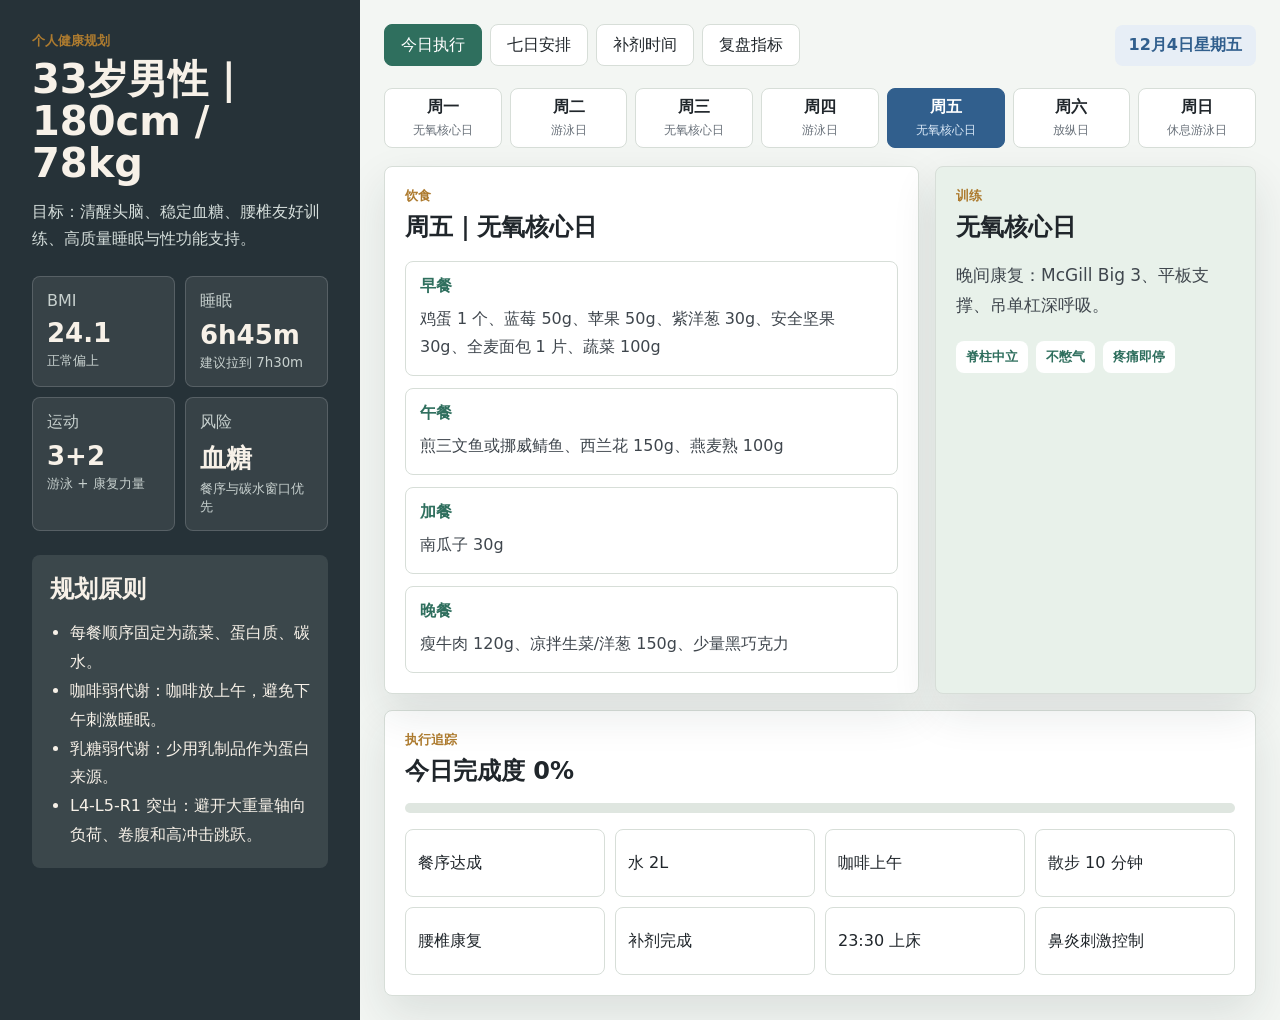
<file: 健康的迷思/index.html>
<!doctype html>
<html lang="zh-CN">
  <head>
    <meta charset="UTF-8" />
    <meta name="viewport" content="width=device-width, initial-scale=1.0, viewport-fit=cover" />
    <meta name="theme-color" content="#f3f6f3" />
    <title>个人健康规划</title>
    <link rel="manifest" href="./manifest.webmanifest" />
    <link rel="icon" href="./icon.svg" type="image/svg+xml" />
    <link rel="apple-touch-icon" href="./icon.svg" />
    <link rel="stylesheet" href="./styles.css" />
  </head>
  <body>
    <main class="app-shell">
      <aside class="sidebar" aria-label="健康概览">
        <div class="brand-block">
          <p class="eyebrow">个人健康规划</p>
          <h1>33岁男性｜180cm / 78kg</h1>
          <p class="summary">目标：清醒头脑、稳定血糖、腰椎友好训练、高质量睡眠与性功能支持。</p>
        </div>

        <section class="metric-grid" aria-label="核心指标">
          <article>
            <span>BMI</span>
            <strong>24.1</strong>
            <small>正常偏上</small>
          </article>
          <article>
            <span>睡眠</span>
            <strong>6h45m</strong>
            <small>建议拉到 7h30m</small>
          </article>
          <article>
            <span>运动</span>
            <strong>3+2</strong>
            <small>游泳 + 康复力量</small>
          </article>
          <article>
            <span>风险</span>
            <strong>血糖</strong>
            <small>餐序与碳水窗口优先</small>
          </article>
        </section>

        <section class="risk-panel">
          <h2>规划原则</h2>
          <ul>
            <li>每餐顺序固定为蔬菜、蛋白质、碳水。</li>
            <li>咖啡弱代谢：咖啡放上午，避免下午刺激睡眠。</li>
            <li>乳糖弱代谢：少用乳制品作为蛋白来源。</li>
            <li>L4-L5-R1 突出：避开大重量轴向负荷、卷腹和高冲击跳跃。</li>
          </ul>
        </section>
      </aside>

      <section class="planner">
        <header class="topbar">
          <nav class="tabs" aria-label="视图切换">
            <button class="tab is-active" data-view="today">今日执行</button>
            <button class="tab" data-view="week">七日安排</button>
            <button class="tab" data-view="supplements">补剂时间</button>
            <button class="tab" data-view="review">复盘指标</button>
          </nav>
          <div class="date-chip" id="dateChip"></div>
        </header>

        <section class="view is-active" id="todayView" aria-label="今日执行">
          <div class="day-strip" id="dayStrip"></div>

          <div class="today-layout">
            <section class="daily-board">
              <div class="section-heading">
                <p class="eyebrow">饮食</p>
                <h2 id="dayTitle"></h2>
              </div>
              <div class="meal-list" id="mealList"></div>
            </section>

            <section class="daily-board accent-board">
              <div class="section-heading">
                <p class="eyebrow">训练</p>
                <h2 id="trainingTitle"></h2>
              </div>
              <p class="training-copy" id="trainingCopy"></p>
              <div class="guardrails">
                <span>脊柱中立</span>
                <span>不憋气</span>
                <span>疼痛即停</span>
              </div>
            </section>
          </div>

          <section class="check-panel">
            <div>
              <p class="eyebrow">执行追踪</p>
              <h2>今日完成度 <span id="progressText">0%</span></h2>
            </div>
            <div class="progress-track"><span id="progressBar"></span></div>
            <div class="check-grid" id="checkGrid"></div>
          </section>
        </section>

        <section class="view" id="weekView" aria-label="七日安排">
          <div class="week-grid" id="weekGrid"></div>
        </section>

        <section class="view" id="supplementsView" aria-label="补剂时间">
          <div class="supplement-grid" id="supplementGrid"></div>
        </section>

        <section class="view" id="reviewView" aria-label="复盘指标">
          <div class="review-grid">
            <article class="review-block">
              <h2>每日记录</h2>
              <div class="tracker-rows" id="trackerRows"></div>
            </article>
            <article class="review-block">
              <h2>优先级</h2>
              <ol class="priority-list">
                <li><strong>睡眠提前</strong><span>23:30 上床，咖啡不晚于 11:00。</span></li>
                <li><strong>餐后血糖</strong><span>主食集中午餐，晚餐低碳水，每餐后散步 10 分钟。</span></li>
                <li><strong>腰椎康复</strong><span>McGill Big 3、臀桥、游泳优先，HIIT 暂缓到无痛稳定后。</span></li>
                <li><strong>补剂核查</strong><span>K2、B6、锌、镁长期剂量建议结合化验与医生意见复核。</span></li>
              </ol>
            </article>
          </div>
        </section>
      </section>
    </main>

    <script src="./pwa.js"></script>
    <script src="./app.js"></script>
  </body>
</html>
</file>
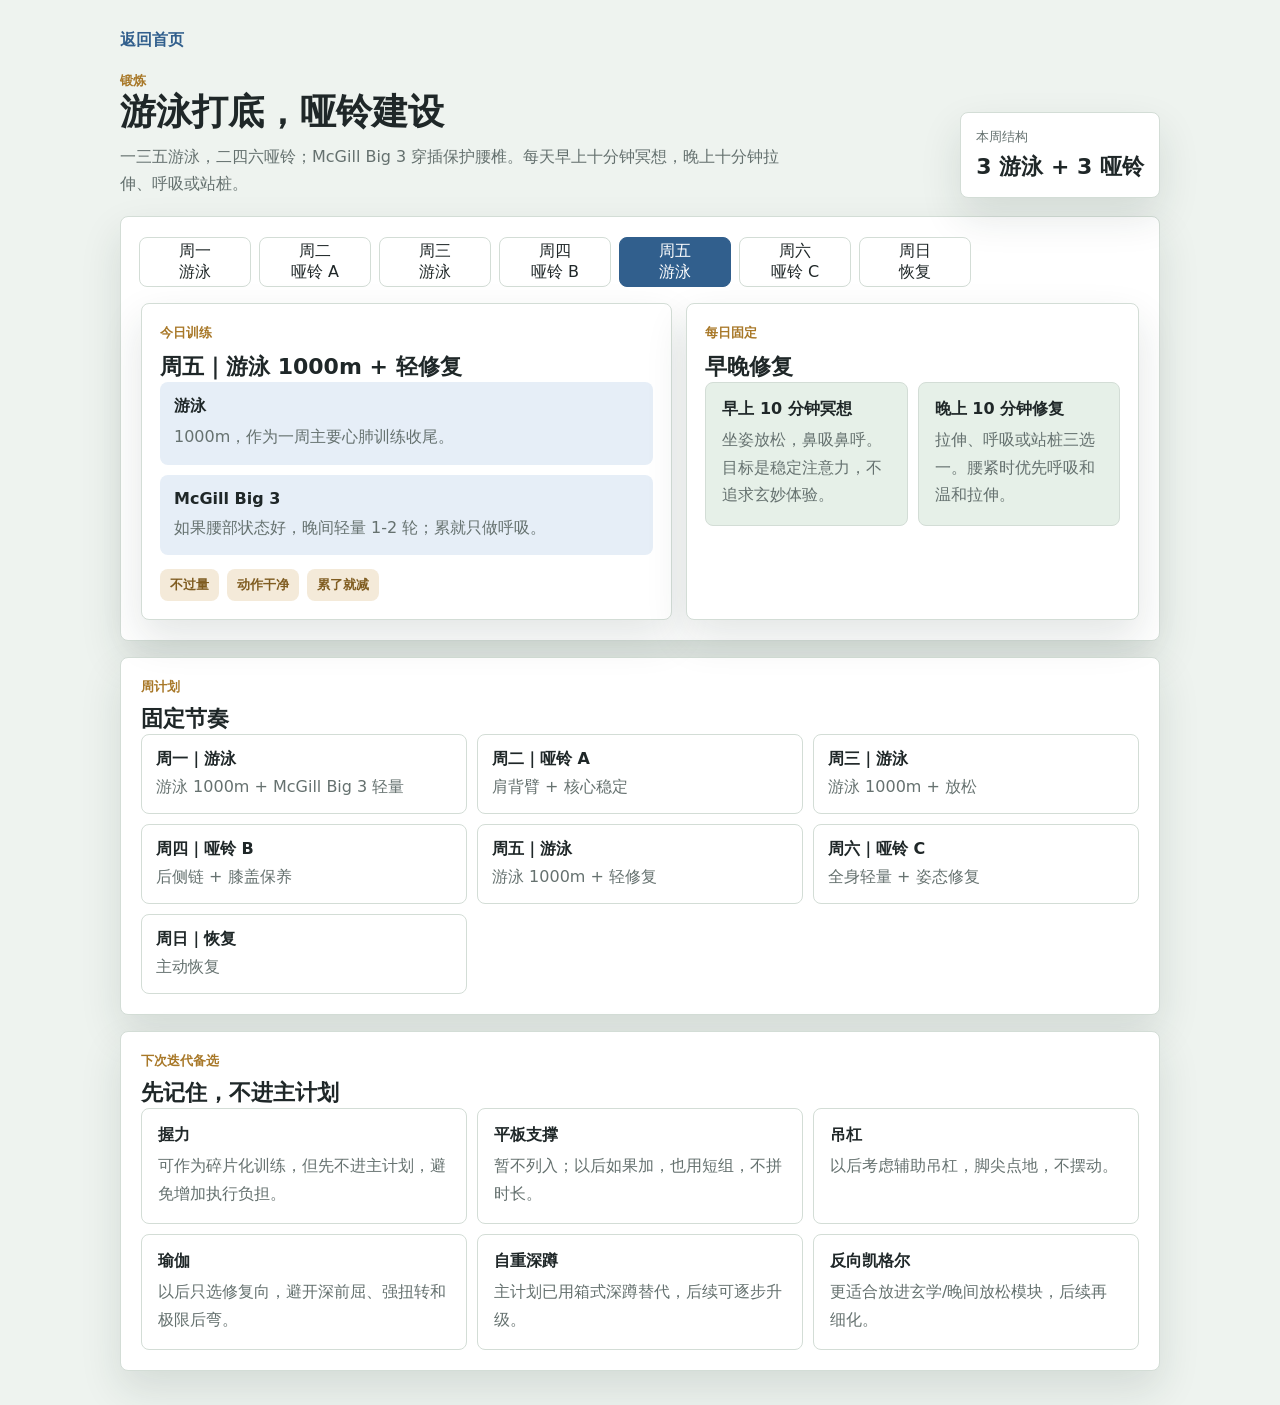
<file: 健康的迷思/exercise.html>
<!doctype html>
<html lang="zh-CN">
  <head>
    <meta charset="UTF-8" />
    <meta name="viewport" content="width=device-width, initial-scale=1.0, viewport-fit=cover" />
    <meta name="theme-color" content="#eef3ef" />
    <title>锻炼计划</title>
    <link rel="manifest" href="./manifest.webmanifest" />
    <link rel="icon" href="./icon.svg" type="image/svg+xml" />
    <link rel="apple-touch-icon" href="./icon.svg" />
    <style>
      :root {
        color-scheme: light;
        --bg: #eef3ef;
        --panel: #ffffff;
        --ink: #1f2728;
        --muted: #65716f;
        --line: #d3ddd6;
        --blue: #315f8d;
        --green: #2f6f5e;
        --gold: #a87828;
        --soft-blue: #e6eef7;
        --soft-green: #e6f0e8;
        --soft-gold: #f4ead9;
        --shadow: 0 18px 42px rgba(28, 48, 43, 0.12);
      }

      * {
        box-sizing: border-box;
      }

      html {
        -webkit-text-size-adjust: 100%;
      }

      body {
        margin: 0;
        min-height: 100vh;
        padding: max(18px, env(safe-area-inset-top)) 18px max(18px, env(safe-area-inset-bottom));
        background: var(--bg);
        color: var(--ink);
        font-family: "Microsoft YaHei", "PingFang SC", system-ui, sans-serif;
      }

      main {
        width: min(1040px, 100%);
        margin: 0 auto;
      }

      a {
        color: var(--blue);
        text-decoration: none;
        font-weight: 700;
        -webkit-tap-highlight-color: transparent;
      }

      .top-link {
        display: inline-flex;
        align-items: center;
        min-height: 44px;
      }

      .hero {
        display: grid;
        grid-template-columns: minmax(0, 1fr) auto;
        gap: 16px;
        align-items: end;
        padding: 8px 0 18px;
      }

      .eyebrow {
        margin: 0 0 8px;
        color: var(--gold);
        font-size: 13px;
        font-weight: 700;
      }

      h1,
      h2,
      h3,
      p {
        margin-top: 0;
      }

      h1 {
        margin-bottom: 10px;
        font-size: 36px;
        line-height: 1.12;
        letter-spacing: 0;
      }

      h2 {
        margin-bottom: 0;
        font-size: 22px;
        letter-spacing: 0;
      }

      h3 {
        margin-bottom: 8px;
        font-size: 17px;
        letter-spacing: 0;
      }

      p,
      li {
        color: var(--muted);
        line-height: 1.72;
      }

      .hero p {
        max-width: 680px;
        margin-bottom: 0;
      }

      .week-chip {
        min-width: 170px;
        padding: 15px;
        border: 1px solid var(--line);
        border-radius: 8px;
        background: var(--panel);
        box-shadow: var(--shadow);
      }

      .week-chip span,
      .week-chip strong {
        display: block;
      }

      .week-chip span {
        color: var(--muted);
        font-size: 13px;
      }

      .week-chip strong {
        margin-top: 6px;
        font-size: 22px;
      }

      .panel,
      .day-card,
      .habit-card,
      .option-card {
        border: 1px solid var(--line);
        border-radius: 8px;
        background: var(--panel);
        box-shadow: var(--shadow);
      }

      .panel {
        padding: 20px;
        margin-bottom: 16px;
      }

      .day-tabs {
        display: flex;
        flex-wrap: nowrap;
        gap: 8px;
        margin: 0 -2px 16px;
        overflow-x: auto;
        scrollbar-width: none;
      }

      .day-tabs::-webkit-scrollbar {
        display: none;
      }

      .day-tab {
        flex: 0 0 112px;
        min-height: 50px;
        border: 1px solid var(--line);
        border-radius: 8px;
        background: var(--panel);
        color: var(--ink);
        font: inherit;
        cursor: pointer;
        -webkit-tap-highlight-color: transparent;
        touch-action: manipulation;
      }

      .day-tab.is-active {
        border-color: var(--blue);
        background: var(--blue);
        color: white;
      }

      .today-grid {
        display: grid;
        grid-template-columns: minmax(0, 1.08fr) minmax(320px, 0.92fr);
        gap: 14px;
      }

      .day-card {
        padding: 18px;
      }

      .training-list,
      .habit-grid,
      .option-grid {
        display: grid;
        gap: 10px;
      }

      .training-item {
        padding: 14px;
        border-radius: 8px;
        background: var(--soft-blue);
      }

      .training-item strong,
      .habit-card strong,
      .option-card strong {
        display: block;
        margin-bottom: 6px;
      }

      .training-item p,
      .habit-card p,
      .option-card p {
        margin-bottom: 0;
      }

      .habit-grid {
        grid-template-columns: repeat(2, minmax(0, 1fr));
      }

      .habit-card,
      .option-card {
        padding: 16px;
      }

      .habit-card {
        background: var(--soft-green);
        box-shadow: none;
      }

      .tag-row {
        display: flex;
        flex-wrap: wrap;
        gap: 8px;
        margin-top: 14px;
      }

      .tag {
        padding: 7px 10px;
        border-radius: 8px;
        background: var(--soft-gold);
        color: #7f5c20;
        font-size: 13px;
        font-weight: 700;
      }

      .week-grid {
        display: grid;
        grid-template-columns: repeat(3, minmax(0, 1fr));
        gap: 10px;
      }

      .mini-day {
        padding: 14px;
        border: 1px solid var(--line);
        border-radius: 8px;
        background: #fff;
      }

      .mini-day strong,
      .mini-day span {
        display: block;
      }

      .mini-day span {
        margin-top: 5px;
        color: var(--muted);
        line-height: 1.5;
      }

      .option-grid {
        grid-template-columns: repeat(3, minmax(0, 1fr));
      }

      .option-card {
        box-shadow: none;
      }

      @media (max-width: 880px) {
        .hero,
        .today-grid,
        .habit-grid,
        .week-grid,
        .option-grid {
          grid-template-columns: 1fr;
        }

        .week-chip {
          min-width: 0;
        }
      }

      @media (max-width: 560px) {
        body {
          padding: max(14px, env(safe-area-inset-top)) 14px max(14px, env(safe-area-inset-bottom));
          background: var(--panel);
        }

        .hero {
          padding-top: 4px;
        }

        h1 {
          font-size: 30px;
        }

        h2 {
          font-size: 20px;
        }

        .panel,
        .day-card {
          padding: 16px;
          box-shadow: none;
        }

        .day-tabs {
          margin-right: -14px;
          margin-left: -14px;
          padding: 0 14px 4px;
        }

        .day-tab {
          flex-basis: 104px;
          min-height: 48px;
        }

        .training-item,
        .habit-card,
        .option-card,
        .mini-day {
          padding: 13px;
        }

        p,
        li {
          font-size: 15px;
          line-height: 1.65;
        }
      }
    </style>
  </head>
  <body>
    <main>
      <a class="top-link" href="./home.html">返回首页</a>

      <header class="hero">
        <div>
          <p class="eyebrow">锻炼</p>
          <h1>游泳打底，哑铃建设</h1>
          <p>一三五游泳，二四六哑铃；McGill Big 3 穿插保护腰椎。每天早上十分钟冥想，晚上十分钟拉伸、呼吸或站桩。</p>
        </div>
        <aside class="week-chip" aria-label="周训练结构">
          <span>本周结构</span>
          <strong>3 游泳 + 3 哑铃</strong>
        </aside>
      </header>

      <section class="panel">
        <nav class="day-tabs" id="dayTabs" aria-label="每日锻炼"></nav>
        <div class="today-grid">
          <article class="day-card">
            <p class="eyebrow">今日训练</p>
            <h2 id="dayTitle"></h2>
            <div class="training-list" id="trainingList"></div>
            <div class="tag-row" id="guardrails"></div>
          </article>

          <article class="day-card">
            <p class="eyebrow">每日固定</p>
            <h2>早晚修复</h2>
            <div class="habit-grid">
              <article class="habit-card">
                <strong>早上 10 分钟冥想</strong>
                <p>坐姿放松，鼻吸鼻呼。目标是稳定注意力，不追求玄妙体验。</p>
              </article>
              <article class="habit-card">
                <strong>晚上 10 分钟修复</strong>
                <p>拉伸、呼吸或站桩三选一。腰紧时优先呼吸和温和拉伸。</p>
              </article>
            </div>
          </article>
        </div>
      </section>

      <section class="panel">
        <div class="eyebrow">周计划</div>
        <h2>固定节奏</h2>
        <div class="week-grid" id="weekGrid"></div>
      </section>

      <section class="panel">
        <div class="eyebrow">下次迭代备选</div>
        <h2>先记住，不进主计划</h2>
        <div class="option-grid" id="optionGrid"></div>
      </section>
    </main>

    <script src="./pwa.js"></script>
    <script>
      const weekPlan = [
        {
          day: "周一",
          type: "游泳",
          title: "游泳 1000m + McGill Big 3 轻量",
          items: [
            ["游泳", "1000m，优先自由泳/仰泳。保持脊柱中立，不追求冲刺。"],
            ["McGill Big 3", "晚间轻量：改良卷腹、侧桥、鸟狗各 2 组。"]
          ],
          guardrails: ["不憋气", "不冲刺", "腰腿放射痛即停"]
        },
        {
          day: "周二",
          type: "哑铃 A",
          title: "肩背臂 + 核心稳定",
          items: [
            ["McGill Big 3", "训练前 8-10 分钟，短组高质量。"],
            ["哑铃项目 A：上肢推拉", "单臂扶凳划船 3 组，每侧 10-12 次；哑铃地板卧推 3 组 8-12 次。"],
            ["哑铃肩背补充", "侧平举、俯身后束飞鸟各 2 组 12-15 次，轻重量慢控制。"],
            ["收尾", "肩胛后缩或弹力带拉开 2 组，作为姿态修复。"]
          ],
          guardrails: ["RPE 6-7", "不做重过头推举", "不憋气"]
        },
        {
          day: "周三",
          type: "游泳",
          title: "游泳 1000m + 放松",
          items: [
            ["游泳", "1000m，节奏稳定。腰或膝不舒服时减少蛙泳。"],
            ["晚间修复", "10 分钟腹式呼吸或站桩，不加额外力量。"]
          ],
          guardrails: ["稳定心肺", "减少蛙泳", "睡前降噪"]
        },
        {
          day: "周四",
          type: "哑铃 B",
          title: "后侧链 + 膝盖保养",
          items: [
            ["McGill Big 3", "训练前 1-2 轮，作为腰椎稳定热身。"],
            ["哑铃项目 B：下肢抗阻", "哑铃罗马尼亚硬拉 3 组 8-10 次；哑铃杯式箱式深蹲 3 组 8-10 次。"],
            ["哑铃臀腿补充", "哑铃臀桥 3 组 10-15 次；哑铃台阶上步每侧 2 组 8-10 次。"],
            ["小腿与膝盖", "手持轻哑铃提踵 2-3 组，动作慢，膝盖脚尖同向。"]
          ],
          guardrails: ["脊柱中立", "疼痛降级", "不追重量"]
        },
        {
          day: "周五",
          type: "游泳",
          title: "游泳 1000m + 轻修复",
          items: [
            ["游泳", "1000m，作为一周主要心肺训练收尾。"],
            ["McGill Big 3", "如果腰部状态好，晚间轻量 1-2 轮；累就只做呼吸。"]
          ],
          guardrails: ["不过量", "动作干净", "累了就减"]
        },
        {
          day: "周六",
          type: "哑铃 C",
          title: "全身轻量 + 姿态修复",
          items: [
            ["McGill Big 3", "训练前轻量激活。"],
            ["哑铃项目 C：全身循环", "单臂划船、地板卧推、罗马尼亚硬拉、杯式箱式深蹲各 2 组，每组保留 2-3 次余力。"],
            ["哑铃姿态修复", "轻哑铃侧平举、俯身后束飞鸟各 2 组 12-15 次。"],
            ["扩胸/肩胛后缩", "2-3 组 12-15 次，抵消久坐姿态。"]
          ],
          guardrails: ["轻量", "不练到力竭", "给周日留恢复"]
        },
        {
          day: "周日",
          type: "恢复",
          title: "主动恢复",
          items: [
            ["散步", "20-40 分钟，最好餐后完成。"],
            ["晚间修复", "拉伸、呼吸或站桩 10 分钟。"],
            ["复盘", "记录腰、膝、睡眠、精神状态。"]
          ],
          guardrails: ["不补训练债", "只恢复", "准备下一周"]
        }
      ];

      const options = [
        ["握力", "可作为碎片化训练，但先不进主计划，避免增加执行负担。"],
        ["平板支撑", "暂不列入；以后如果加，也用短组，不拼时长。"],
        ["吊杠", "以后考虑辅助吊杠，脚尖点地，不摆动。"],
        ["瑜伽", "以后只选修复向，避开深前屈、强扭转和极限后弯。"],
        ["自重深蹲", "主计划已用箱式深蹲替代，后续可逐步升级。"],
        ["反向凯格尔", "更适合放进玄学/晚间放松模块，后续再细化。"]
      ];

      let selectedDay = new Date().getDay();
      selectedDay = selectedDay === 0 ? 6 : selectedDay - 1;

      function renderTabs() {
        document.getElementById("dayTabs").innerHTML = weekPlan
          .map((day, index) => `<button class="day-tab ${index === selectedDay ? "is-active" : ""}" data-day="${index}">${day.day}<br>${day.type}</button>`)
          .join("");
      }

      function renderToday() {
        const plan = weekPlan[selectedDay];
        document.getElementById("dayTitle").textContent = `${plan.day}｜${plan.title}`;
        document.getElementById("trainingList").innerHTML = plan.items
          .map(([name, detail]) => `<article class="training-item"><strong>${name}</strong><p>${detail}</p></article>`)
          .join("");
        document.getElementById("guardrails").innerHTML = plan.guardrails
          .map((item) => `<span class="tag">${item}</span>`)
          .join("");
      }

      function renderWeek() {
        document.getElementById("weekGrid").innerHTML = weekPlan
          .map((day) => `<article class="mini-day"><strong>${day.day}｜${day.type}</strong><span>${day.title}</span></article>`)
          .join("");
      }

      function renderOptions() {
        document.getElementById("optionGrid").innerHTML = options
          .map(([name, detail]) => `<article class="option-card"><strong>${name}</strong><p>${detail}</p></article>`)
          .join("");
      }

      document.addEventListener("click", (event) => {
        const button = event.target.closest(".day-tab");
        if (!button) return;
        selectedDay = Number(button.dataset.day);
        renderTabs();
        renderToday();
      });

      renderTabs();
      renderToday();
      renderWeek();
      renderOptions();
    </script>
  </body>
</html>
</file>
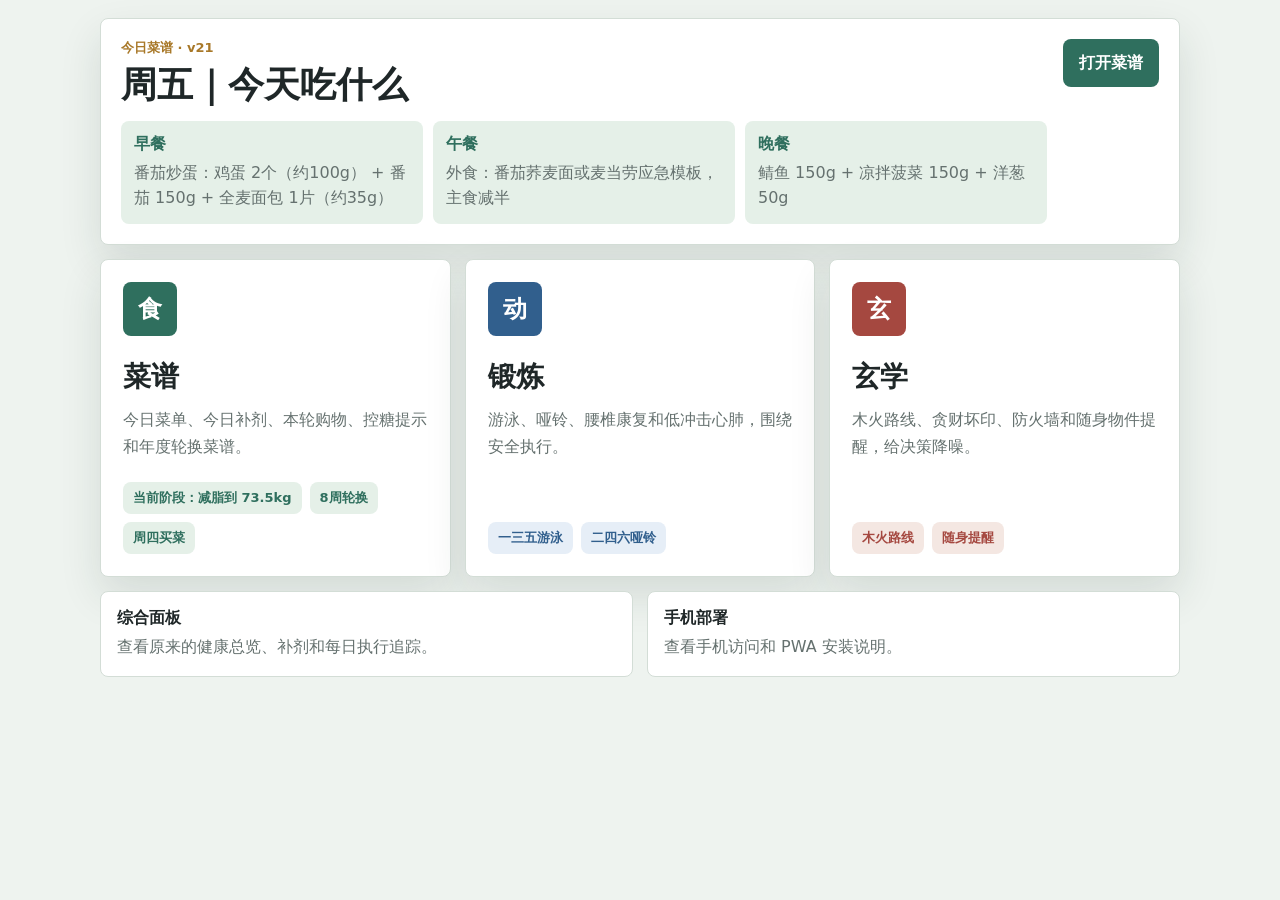
<file: 健康的迷思/home.html>
<!doctype html>
<html lang="zh-CN">
  <head>
    <meta charset="UTF-8" />
    <meta name="viewport" content="width=device-width, initial-scale=1.0, viewport-fit=cover" />
    <meta name="theme-color" content="#eef3ef" />
    <title>健康的迷思 v21</title>
    <link rel="manifest" href="./manifest.webmanifest" />
    <link rel="icon" href="./icon.svg" type="image/svg+xml" />
    <link rel="apple-touch-icon" href="./icon.svg" />
    <style>
      :root {
        color-scheme: light;
        --bg: #eef3ef;
        --panel: #ffffff;
        --ink: #1f2728;
        --muted: #65716f;
        --line: #d3ddd6;
        --green: #2f6f5e;
        --blue: #315f8d;
        --red: #a54840;
        --gold: #a87828;
        --soft-green: #e5f0e8;
        --soft-blue: #e6eef7;
        --soft-red: #f4e7e2;
        --shadow: 0 18px 42px rgba(28, 48, 43, 0.12);
      }

      * {
        box-sizing: border-box;
      }

      html {
        -webkit-text-size-adjust: 100%;
      }

      body {
        margin: 0;
        min-height: 100vh;
        padding: max(18px, env(safe-area-inset-top)) 18px max(18px, env(safe-area-inset-bottom));
        background: var(--bg);
        color: var(--ink);
        font-family: "Microsoft YaHei", "PingFang SC", system-ui, sans-serif;
      }

      .shell {
        width: min(1080px, 100%);
        margin: 0 auto;
      }

      .today-panel {
        display: grid;
        grid-template-columns: minmax(0, 1fr) auto;
        gap: 16px;
        align-items: start;
        margin-bottom: 14px;
        padding: 20px;
        border: 1px solid var(--line);
        border-radius: 8px;
        background: var(--panel);
        box-shadow: var(--shadow);
      }

      .today-panel h1 {
        margin-bottom: 10px;
      }

      .today-meals {
        display: grid;
        grid-template-columns: repeat(3, minmax(0, 1fr));
        gap: 10px;
        margin-top: 16px;
      }

      .today-meal {
        padding: 13px;
        border-radius: 8px;
        background: var(--soft-green);
      }

      .today-meal strong,
      .today-meal span {
        display: block;
      }

      .today-meal strong {
        margin-bottom: 6px;
        color: var(--green);
      }

      .today-meal span {
        color: var(--muted);
        line-height: 1.55;
      }

      .today-action {
        display: grid;
        place-items: center;
        min-height: 48px;
        padding: 0 16px;
        border-radius: 8px;
        background: var(--green);
        color: white;
        text-decoration: none;
        font-weight: 700;
        -webkit-tap-highlight-color: transparent;
      }

      .eyebrow {
        margin: 0 0 8px;
        color: var(--gold);
        font-size: 13px;
        font-weight: 700;
      }

      h1 {
        margin: 0;
        font-size: 36px;
        line-height: 1.12;
        letter-spacing: 0;
      }

      .entry-grid {
        display: grid;
        grid-template-columns: repeat(3, minmax(0, 1fr));
        gap: 14px;
      }

      .entry-card {
        display: grid;
        align-content: space-between;
        min-height: 280px;
        padding: 22px;
        border: 1px solid var(--line);
        border-radius: 8px;
        background: var(--panel);
        color: var(--ink);
        text-decoration: none;
        box-shadow: var(--shadow);
        -webkit-tap-highlight-color: transparent;
        touch-action: manipulation;
      }

      .entry-card:focus-visible {
        outline: 3px solid rgba(49, 95, 141, 0.35);
        outline-offset: 3px;
      }

      .entry-mark {
        display: grid;
        place-items: center;
        width: 54px;
        height: 54px;
        border-radius: 8px;
        color: white;
        font-size: 24px;
        font-weight: 800;
      }

      .entry-card h2 {
        margin: 22px 0 10px;
        font-size: 28px;
        letter-spacing: 0;
      }

      .entry-card p {
        margin: 0;
        color: var(--muted);
        line-height: 1.7;
      }

      .entry-meta {
        display: flex;
        flex-wrap: wrap;
        gap: 8px;
        margin-top: 22px;
      }

      .entry-meta span {
        padding: 7px 10px;
        border-radius: 8px;
        font-size: 13px;
        font-weight: 700;
      }

      .meal .entry-mark {
        background: var(--green);
      }

      .training .entry-mark {
        background: var(--blue);
      }

      .practice .entry-mark {
        background: var(--red);
      }

      .meal .entry-meta span {
        background: var(--soft-green);
        color: var(--green);
      }

      .training .entry-meta span {
        background: var(--soft-blue);
        color: var(--blue);
      }

      .practice .entry-meta span {
        background: var(--soft-red);
        color: var(--red);
      }

      .quick-row {
        display: grid;
        grid-template-columns: repeat(2, minmax(0, 1fr));
        gap: 14px;
        margin-top: 14px;
      }

      .quick-link {
        min-height: 86px;
        padding: 16px;
        border: 1px solid var(--line);
        border-radius: 8px;
        background: var(--panel);
        color: var(--ink);
        text-decoration: none;
      }

      .quick-link strong,
      .quick-link span {
        display: block;
      }

      .quick-link span {
        margin-top: 6px;
        color: var(--muted);
        line-height: 1.5;
      }

      @media (max-width: 860px) {
        .today-panel {
          grid-template-columns: 1fr;
        }

        .entry-grid {
          grid-template-columns: 1fr;
        }

        .today-meals {
          grid-template-columns: 1fr;
        }

        .entry-card {
          min-height: 196px;
        }
      }

      @media (max-width: 560px) {
        body {
          padding: max(14px, env(safe-area-inset-top)) 14px max(14px, env(safe-area-inset-bottom));
        }

        .today-panel {
          padding: 16px;
          box-shadow: none;
        }

        h1 {
          font-size: 30px;
        }

        .entry-card {
          min-height: 176px;
          padding: 18px;
        }

        .entry-mark {
          width: 48px;
          height: 48px;
          font-size: 22px;
        }

        .entry-card h2 {
          margin-top: 18px;
          font-size: 24px;
        }

        .quick-row {
          grid-template-columns: 1fr;
        }
      }
    </style>
  </head>
  <body>
    <main class="shell">
      <section class="today-panel" aria-label="今日菜谱">
        <div>
          <p class="eyebrow">今日菜谱 · v21</p>
          <h1 id="todayTitle">今天吃什么</h1>
          <div class="today-meals" id="todayMeals"></div>
        </div>
        <a class="today-action" href="./meal-planner.html">打开菜谱</a>
      </section>

      <section class="entry-grid" aria-label="主功能入口">
        <a class="entry-card meal" href="./meal-planner.html">
          <div>
            <div class="entry-mark">食</div>
            <h2>菜谱</h2>
            <p>今日菜单、今日补剂、本轮购物、控糖提示和年度轮换菜谱。</p>
          </div>
          <div class="entry-meta">
            <span>当前阶段：减脂到 73.5kg</span>
            <span>8周轮换</span>
            <span>周四买菜</span>
          </div>
        </a>

        <a class="entry-card training" href="./exercise.html">
          <div>
            <div class="entry-mark">动</div>
            <h2>锻炼</h2>
            <p>游泳、哑铃、腰椎康复和低冲击心肺，围绕安全执行。</p>
          </div>
          <div class="entry-meta">
            <span>一三五游泳</span>
            <span>二四六哑铃</span>
          </div>
        </a>

        <a class="entry-card practice" href="./practice.html">
          <div>
            <div class="entry-mark">玄</div>
            <h2>玄学</h2>
            <p>木火路线、贪财坏印、防火墙和随身物件提醒，给决策降噪。</p>
          </div>
          <div class="entry-meta">
            <span>木火路线</span>
            <span>随身提醒</span>
          </div>
        </a>
      </section>

      <nav class="quick-row" aria-label="辅助入口">
        <a class="quick-link" href="./index.html">
          <strong>综合面板</strong>
          <span>查看原来的健康总览、补剂和每日执行追踪。</span>
        </a>
        <a class="quick-link" href="./DEPLOY_MOBILE.md">
          <strong>手机部署</strong>
          <span>查看手机访问和 PWA 安装说明。</span>
        </a>
      </nav>
    </main>
    <script src="./meal-planner.js"></script>
    <script>
      const plannerData = window.mealPlannerData;
      const homeToday = new Date();
      const homeDay = plannerData.menuDayForDate(homeToday);
      document.getElementById("todayTitle").textContent = `${homeDay[0]}｜今天吃什么`;
      document.getElementById("todayMeals").innerHTML = ["早餐", "午餐", "晚餐"]
        .map((meal, index) => `<article class="today-meal"><strong>${meal}</strong><span>${homeDay[index + 2]}</span></article>`)
        .join("");
    </script>
    <script src="./pwa.js"></script>
  </body>
</html>
</file>
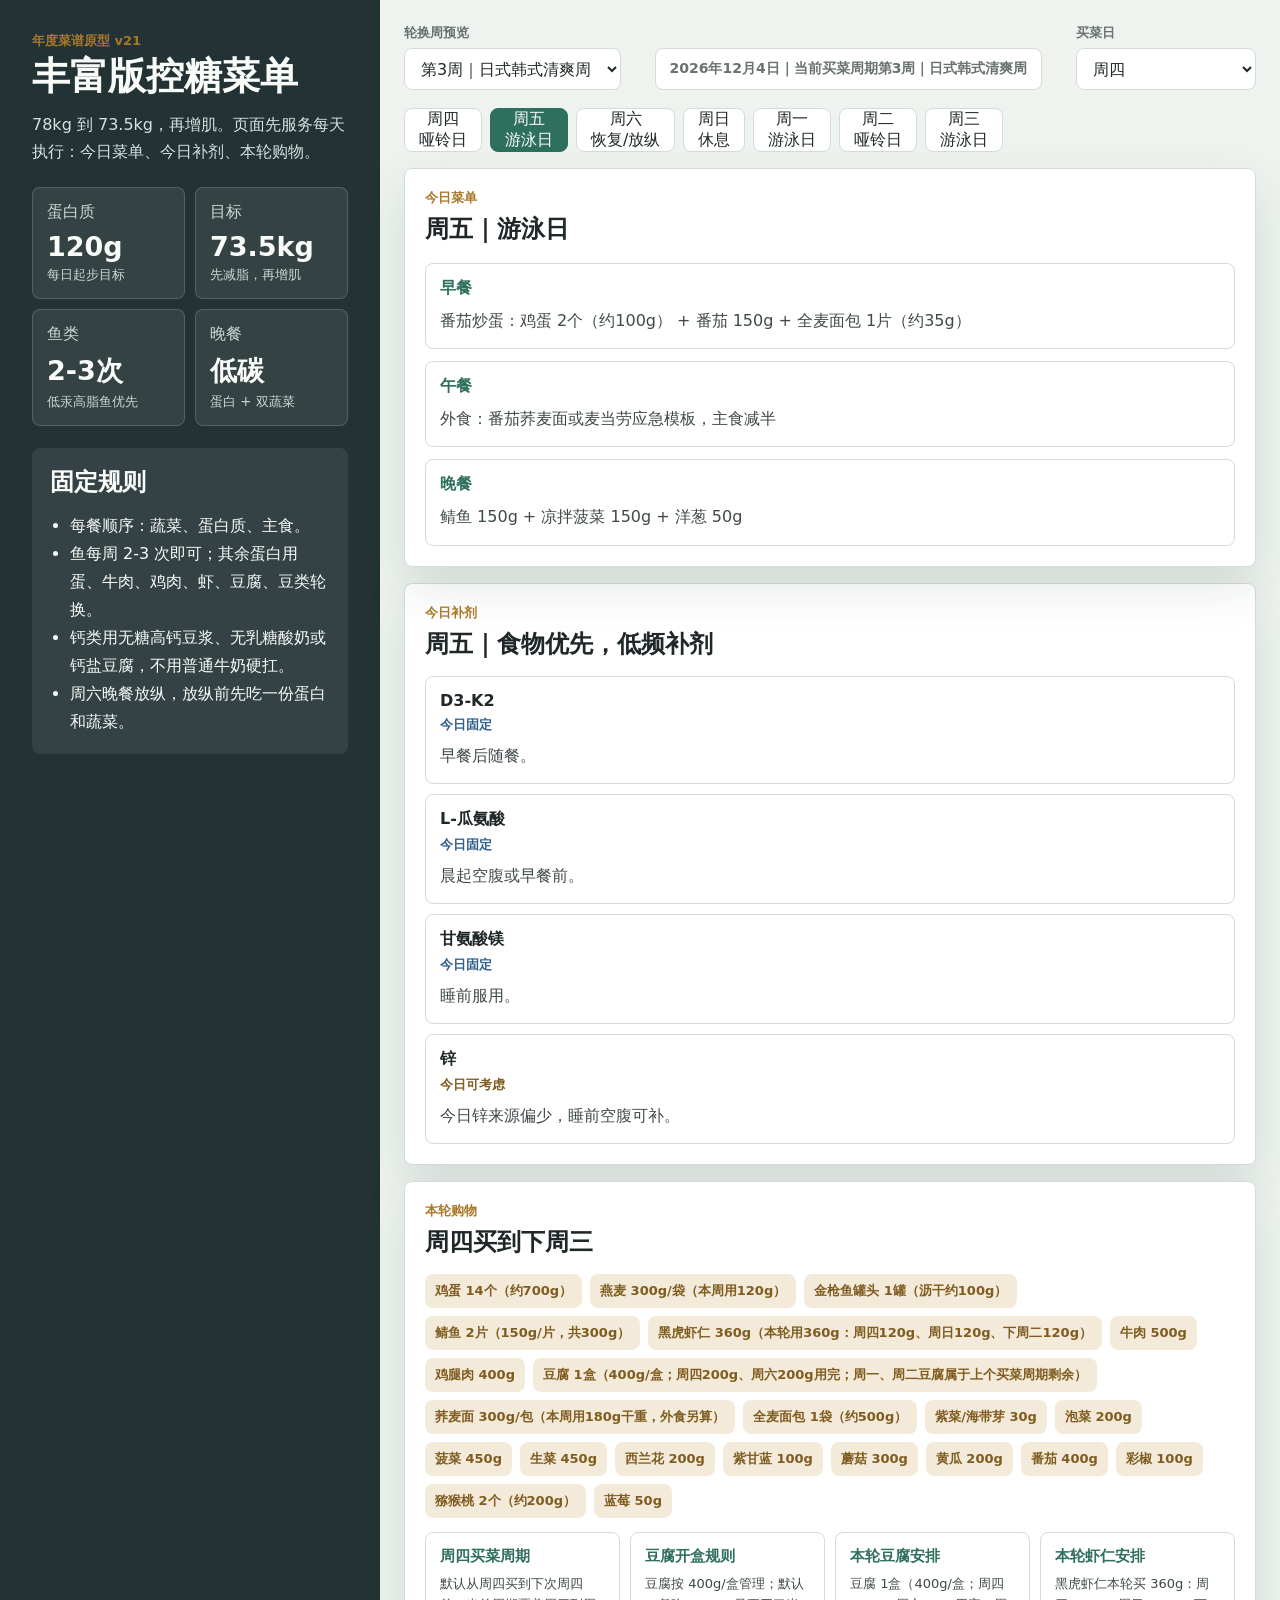
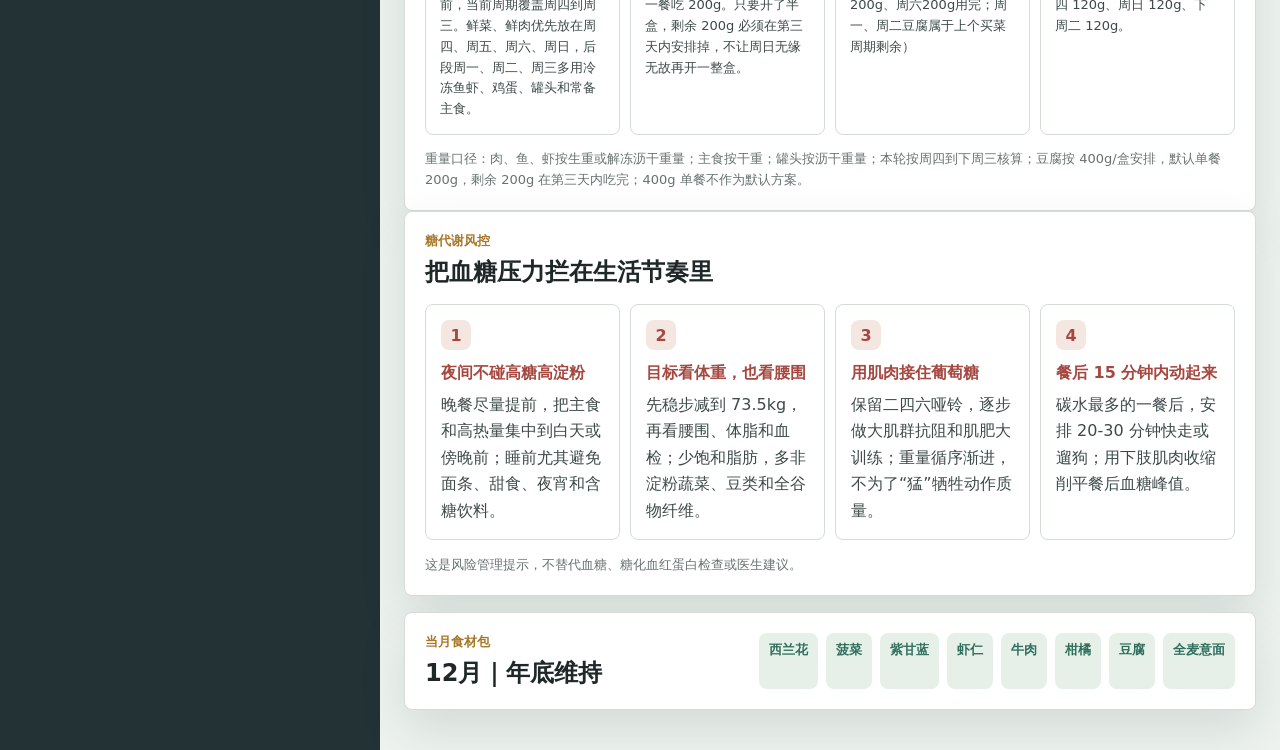
<file: 健康的迷思/meal-planner.html>
<!doctype html>
<html lang="zh-CN">
  <head>
    <meta charset="UTF-8" />
    <meta name="viewport" content="width=device-width, initial-scale=1.0, viewport-fit=cover" />
    <meta name="theme-color" content="#eef3ef" />
    <title>年度菜谱原型 v21</title>
    <link rel="manifest" href="./manifest.webmanifest" />
    <link rel="icon" href="./icon.svg" type="image/svg+xml" />
    <link rel="apple-touch-icon" href="./icon.svg" />
    <link rel="stylesheet" href="./meal-planner.css" />
  </head>
  <body>
    <main class="meal-app">
      <aside class="rail">
        <div class="identity">
          <p>年度菜谱原型 v21</p>
          <h1>丰富版控糖菜单</h1>
          <span>78kg 到 73.5kg，再增肌。页面先服务每天执行：今日菜单、今日补剂、本轮购物。</span>
        </div>

        <section class="score-grid" aria-label="饮食目标">
          <article>
            <span>蛋白质</span>
            <strong>120g</strong>
            <small>每日起步目标</small>
          </article>
          <article>
            <span>目标</span>
            <strong>73.5kg</strong>
            <small>先减脂，再增肌</small>
          </article>
          <article>
            <span>鱼类</span>
            <strong>2-3次</strong>
            <small>低汞高脂鱼优先</small>
          </article>
          <article>
            <span>晚餐</span>
            <strong>低碳</strong>
            <small>蛋白 + 双蔬菜</small>
          </article>
        </section>

        <section class="rule-card">
          <h2>固定规则</h2>
          <ul>
            <li>每餐顺序：蔬菜、蛋白质、主食。</li>
            <li>鱼每周 2-3 次即可；其余蛋白用蛋、牛肉、鸡肉、虾、豆腐、豆类轮换。</li>
            <li>钙类用无糖高钙豆浆、无乳糖酸奶或钙盐豆腐，不用普通牛奶硬扛。</li>
            <li>周六晚餐放纵，放纵前先吃一份蛋白和蔬菜。</li>
          </ul>
        </section>
      </aside>

      <section class="workspace">
        <header class="toolbar">
          <div class="control-group" aria-label="周次选择">
            <label for="weekSelect">轮换周预览</label>
            <select id="weekSelect"></select>
          </div>
          <div class="date-status" id="dateStatus" aria-live="polite"></div>
          <div class="control-group" aria-label="买菜日选择">
            <label for="shoppingDaySelect">买菜日</label>
            <select id="shoppingDaySelect"></select>
          </div>
        </header>

        <nav class="day-tabs" id="dayTabs" aria-label="每日菜单"></nav>

        <section class="day-board">
          <article class="meal-column">
            <p class="eyebrow">今日菜单</p>
            <h2 id="dayTitle"></h2>
            <div class="meal-list" id="mealList"></div>
          </article>
        </section>

        <section class="panel supplement-panel">
          <div class="panel-head">
            <p class="eyebrow">今日补剂</p>
            <h2 id="supplementTitle"></h2>
          </div>
          <div class="supplement-list today-only" id="todaySupplements"></div>
        </section>

        <section class="panel shopping-section">
          <div class="panel-head">
            <p class="eyebrow">本轮购物</p>
            <h2>周四买到下周三</h2>
          </div>
          <div class="shopping-list" id="shoppingList"></div>
          <div class="purchase-plan" id="purchasePlan"></div>
          <p class="shopping-note">重量口径：肉、鱼、虾按生重或解冻沥干重量；主食按干重；罐头按沥干重量；本轮按周四到下周三核算；豆腐按 400g/盒安排，默认单餐 200g，剩余 200g 在第三天内吃完；400g 单餐不作为默认方案。</p>
        </section>

        <section class="panel diabetes-panel" aria-label="糖尿病风险建议">
          <div class="panel-head">
            <p class="eyebrow">糖代谢风控</p>
            <h2>把血糖压力拦在生活节奏里</h2>
          </div>
          <div class="diabetes-grid">
            <article>
              <span>1</span>
              <h3>夜间不碰高糖高淀粉</h3>
              <p>晚餐尽量提前，把主食和高热量集中到白天或傍晚前；睡前尤其避免面条、甜食、夜宵和含糖饮料。</p>
            </article>
            <article>
              <span>2</span>
              <h3>目标看体重，也看腰围</h3>
              <p>先稳步减到 73.5kg，再看腰围、体脂和血检；少饱和脂肪，多非淀粉蔬菜、豆类和全谷物纤维。</p>
            </article>
            <article>
              <span>3</span>
              <h3>用肌肉接住葡萄糖</h3>
              <p>保留二四六哑铃，逐步做大肌群抗阻和肌肥大训练；重量循序渐进，不为了“猛”牺牲动作质量。</p>
            </article>
            <article>
              <span>4</span>
              <h3>餐后 15 分钟内动起来</h3>
              <p>碳水最多的一餐后，安排 20-30 分钟快走或遛狗；用下肢肌肉收缩削平餐后血糖峰值。</p>
            </article>
          </div>
          <p class="medical-note">这是风险管理提示，不替代血糖、糖化血红蛋白检查或医生建议。</p>
        </section>

        <section class="month-band month-panel">
          <div>
            <p class="eyebrow">当月食材包</p>
            <h2 id="monthTitle"></h2>
          </div>
          <div class="season-tags" id="seasonTags"></div>
        </section>
      </section>
    </main>

    <script src="./pwa.js"></script>
    <script src="./meal-planner.js"></script>
  </body>
</html>
</file>
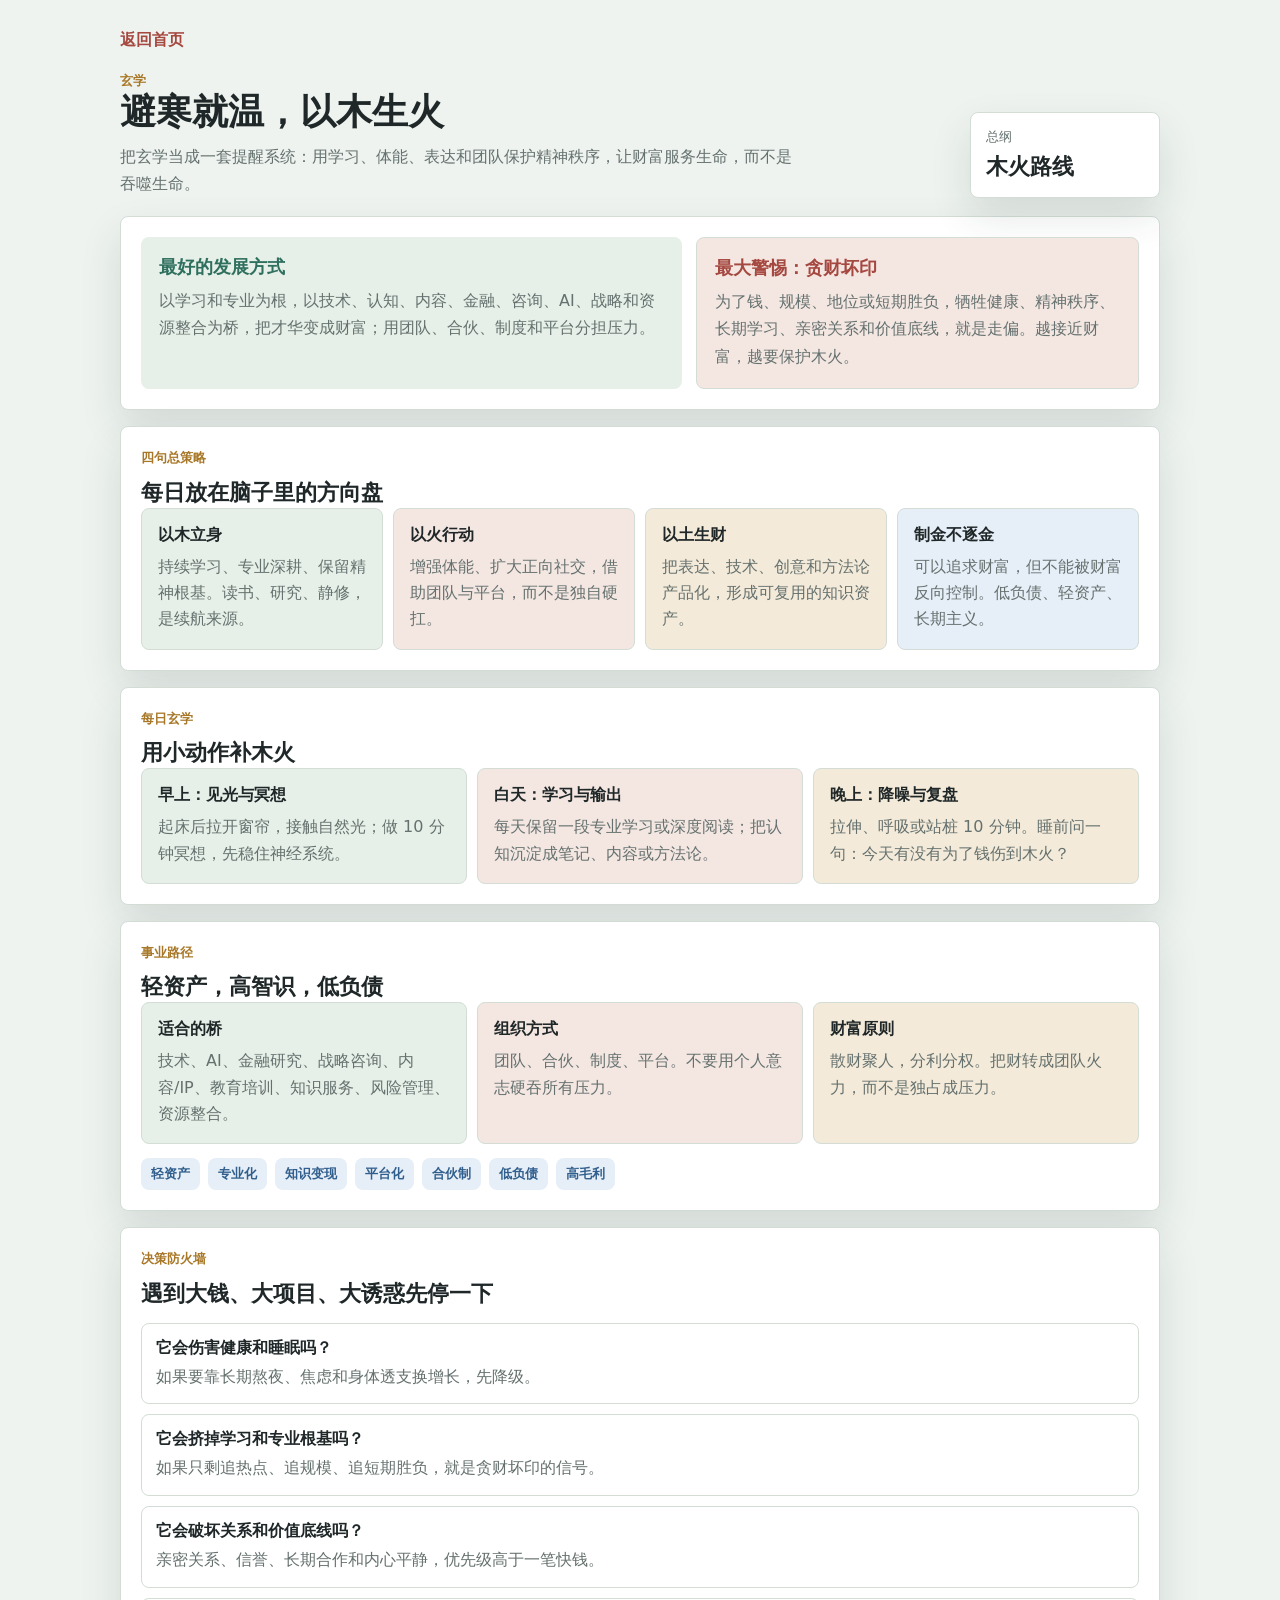
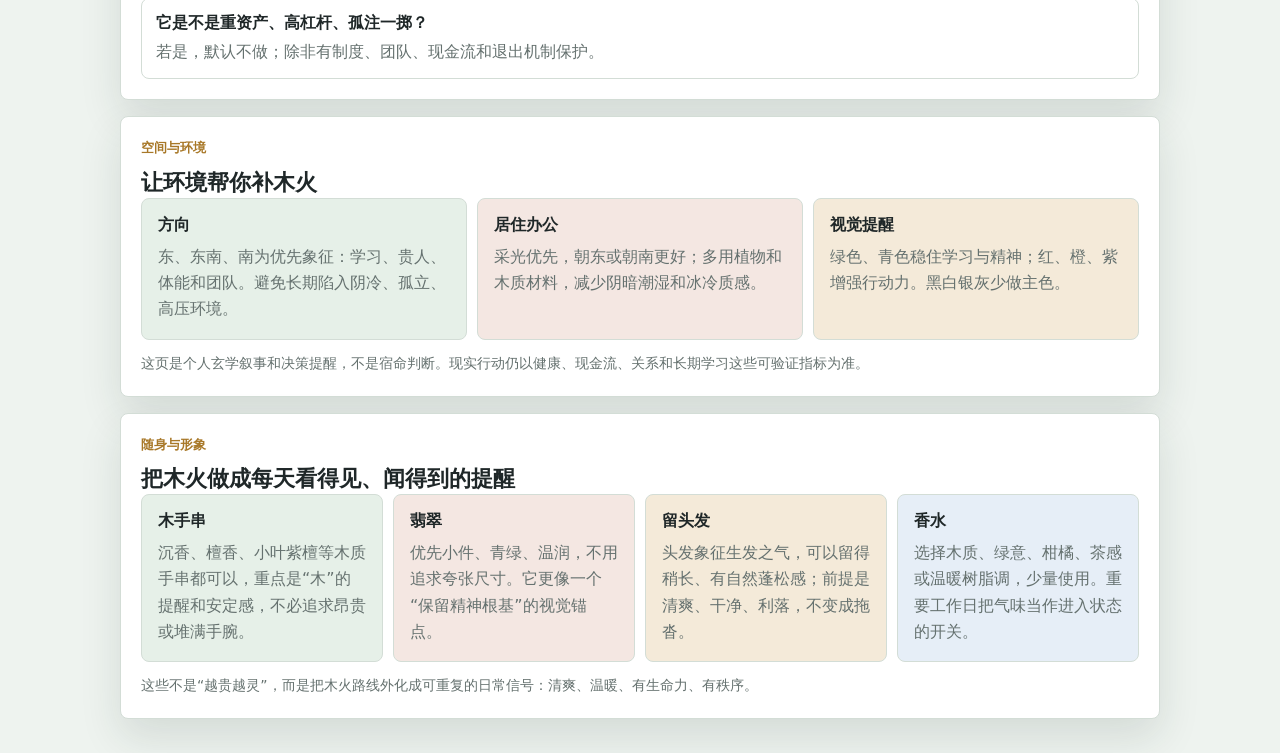
<file: 健康的迷思/practice.html>
<!doctype html>
<html lang="zh-CN">
  <head>
    <meta charset="UTF-8" />
    <meta name="viewport" content="width=device-width, initial-scale=1.0, viewport-fit=cover" />
    <meta name="theme-color" content="#eef3ef" />
    <title>玄学计划</title>
    <link rel="manifest" href="./manifest.webmanifest" />
    <link rel="icon" href="./icon.svg" type="image/svg+xml" />
    <link rel="apple-touch-icon" href="./icon.svg" />
    <style>
      :root {
        color-scheme: light;
        --bg: #eef3ef;
        --panel: #ffffff;
        --ink: #1f2728;
        --muted: #65716f;
        --line: #d3ddd6;
        --green: #2f6f5e;
        --red: #a54840;
        --blue: #315f8d;
        --gold: #a87828;
        --soft-green: #e6f0e8;
        --soft-red: #f4e7e2;
        --soft-blue: #e6eef7;
        --soft-gold: #f4ead9;
        --shadow: 0 18px 42px rgba(28, 48, 43, 0.12);
      }

      * {
        box-sizing: border-box;
      }

      html {
        -webkit-text-size-adjust: 100%;
      }

      body {
        margin: 0;
        min-height: 100vh;
        padding: max(18px, env(safe-area-inset-top)) 18px max(18px, env(safe-area-inset-bottom));
        background: var(--bg);
        color: var(--ink);
        font-family: "Microsoft YaHei", "PingFang SC", system-ui, sans-serif;
      }

      main {
        width: min(1040px, 100%);
        margin: 0 auto;
      }

      a {
        color: var(--red);
        text-decoration: none;
        font-weight: 700;
        -webkit-tap-highlight-color: transparent;
      }

      .top-link {
        display: inline-flex;
        align-items: center;
        min-height: 44px;
      }

      .hero {
        display: grid;
        grid-template-columns: minmax(0, 1fr) auto;
        gap: 16px;
        align-items: end;
        padding: 8px 0 18px;
      }

      .eyebrow {
        margin: 0 0 8px;
        color: var(--gold);
        font-size: 13px;
        font-weight: 700;
      }

      h1,
      h2,
      h3,
      p {
        margin-top: 0;
      }

      h1 {
        margin-bottom: 10px;
        font-size: 36px;
        line-height: 1.12;
        letter-spacing: 0;
      }

      h2 {
        margin-bottom: 0;
        font-size: 22px;
        letter-spacing: 0;
      }

      h3 {
        margin-bottom: 8px;
        font-size: 17px;
        letter-spacing: 0;
      }

      p,
      li {
        color: var(--muted);
        line-height: 1.72;
      }

      .hero p {
        max-width: 680px;
        margin-bottom: 0;
      }

      .compass-card {
        min-width: 190px;
        padding: 15px;
        border: 1px solid var(--line);
        border-radius: 8px;
        background: var(--panel);
        box-shadow: var(--shadow);
      }

      .compass-card span,
      .compass-card strong {
        display: block;
      }

      .compass-card span {
        color: var(--muted);
        font-size: 13px;
      }

      .compass-card strong {
        margin-top: 6px;
        font-size: 22px;
      }

      .panel,
      .principle-card,
      .ritual-card,
      .path-card,
      .symbol-card,
      .warning-card {
        border: 1px solid var(--line);
        border-radius: 8px;
        background: var(--panel);
        box-shadow: var(--shadow);
      }

      .panel {
        padding: 20px;
        margin-bottom: 16px;
      }

      .summary {
        display: grid;
        grid-template-columns: minmax(0, 1.1fr) minmax(280px, 0.9fr);
        gap: 14px;
      }

      .thesis {
        padding: 18px;
        border-radius: 8px;
        background: var(--soft-green);
      }

      .thesis strong {
        display: block;
        margin-bottom: 8px;
        color: var(--green);
        font-size: 18px;
      }

      .thesis p {
        margin-bottom: 0;
      }

      .warning-card {
        padding: 18px;
        background: var(--soft-red);
        box-shadow: none;
      }

      .warning-card strong {
        display: block;
        margin-bottom: 8px;
        color: var(--red);
        font-size: 18px;
      }

      .warning-card p {
        margin-bottom: 0;
      }

      .principle-grid,
      .ritual-grid,
      .path-grid,
      .environment-grid,
      .symbol-grid {
        display: grid;
        gap: 10px;
      }

      .principle-grid {
        grid-template-columns: repeat(4, minmax(0, 1fr));
      }

      .symbol-grid {
        grid-template-columns: repeat(4, minmax(0, 1fr));
      }

      .ritual-grid,
      .path-grid,
      .environment-grid {
        grid-template-columns: repeat(3, minmax(0, 1fr));
      }

      .principle-card,
      .ritual-card,
      .path-card,
      .symbol-card {
        padding: 16px;
        box-shadow: none;
      }

      .principle-card strong,
      .ritual-card strong,
      .path-card strong,
      .symbol-card strong {
        display: block;
        margin-bottom: 8px;
      }

      .principle-card span,
      .ritual-card span,
      .path-card span,
      .symbol-card span {
        display: block;
        color: var(--muted);
        line-height: 1.65;
      }

      .principle-card:nth-child(1),
      .ritual-card:nth-child(1),
      .path-card:nth-child(1),
      .symbol-card:nth-child(1) {
        background: var(--soft-green);
      }

      .principle-card:nth-child(2),
      .ritual-card:nth-child(2),
      .path-card:nth-child(2),
      .symbol-card:nth-child(2) {
        background: var(--soft-red);
      }

      .principle-card:nth-child(3),
      .ritual-card:nth-child(3),
      .path-card:nth-child(3),
      .symbol-card:nth-child(3) {
        background: var(--soft-gold);
      }

      .principle-card:nth-child(4),
      .symbol-card:nth-child(4) {
        background: var(--soft-blue);
      }

      .question-list {
        display: grid;
        gap: 10px;
        margin-top: 14px;
      }

      .question {
        padding: 14px;
        border: 1px solid var(--line);
        border-radius: 8px;
        background: #fff;
      }

      .question strong,
      .question span {
        display: block;
      }

      .question span {
        margin-top: 5px;
        color: var(--muted);
        line-height: 1.6;
      }

      .tag-row {
        display: flex;
        flex-wrap: wrap;
        gap: 8px;
        margin-top: 14px;
      }

      .tag {
        padding: 7px 10px;
        border-radius: 8px;
        background: var(--soft-blue);
        color: var(--blue);
        font-size: 13px;
        font-weight: 700;
      }

      .note {
        margin: 12px 0 0;
        color: var(--muted);
        font-size: 14px;
        line-height: 1.7;
      }

      @media (max-width: 920px) {
        .hero,
        .summary,
        .principle-grid,
        .ritual-grid,
        .path-grid,
        .environment-grid,
        .symbol-grid {
          grid-template-columns: 1fr;
        }

        .compass-card {
          min-width: 0;
        }
      }

      @media (max-width: 560px) {
        body {
          padding: max(14px, env(safe-area-inset-top)) 14px max(14px, env(safe-area-inset-bottom));
          background: var(--panel);
        }

        .hero {
          padding-top: 4px;
        }

        h1 {
          font-size: 30px;
        }

        h2 {
          font-size: 20px;
        }

        .panel {
          padding: 16px;
          box-shadow: none;
        }

        .thesis,
        .warning-card,
        .principle-card,
        .ritual-card,
        .path-card,
        .symbol-card,
        .question {
          padding: 13px;
        }

        p,
        li,
        .principle-card span,
        .ritual-card span,
        .path-card span,
        .symbol-card span {
          font-size: 15px;
          line-height: 1.65;
        }
      }
    </style>
  </head>
  <body>
    <main>
      <a class="top-link" href="./home.html">返回首页</a>

      <header class="hero">
        <div>
          <p class="eyebrow">玄学</p>
          <h1>避寒就温，以木生火</h1>
          <p>把玄学当成一套提醒系统：用学习、体能、表达和团队保护精神秩序，让财富服务生命，而不是吞噬生命。</p>
        </div>
        <aside class="compass-card" aria-label="玄学总纲">
          <span>总纲</span>
          <strong>木火路线</strong>
        </aside>
      </header>

      <section class="panel summary">
        <article class="thesis">
          <strong>最好的发展方式</strong>
          <p>以学习和专业为根，以技术、认知、内容、金融、咨询、AI、战略和资源整合为桥，把才华变成财富；用团队、合伙、制度和平台分担压力。</p>
        </article>
        <article class="warning-card">
          <strong>最大警惕：贪财坏印</strong>
          <p>为了钱、规模、地位或短期胜负，牺牲健康、精神秩序、长期学习、亲密关系和价值底线，就是走偏。越接近财富，越要保护木火。</p>
        </article>
      </section>

      <section class="panel">
        <p class="eyebrow">四句总策略</p>
        <h2>每日放在脑子里的方向盘</h2>
        <div class="principle-grid">
          <article class="principle-card">
            <strong>以木立身</strong>
            <span>持续学习、专业深耕、保留精神根基。读书、研究、静修，是续航来源。</span>
          </article>
          <article class="principle-card">
            <strong>以火行动</strong>
            <span>增强体能、扩大正向社交，借助团队与平台，而不是独自硬扛。</span>
          </article>
          <article class="principle-card">
            <strong>以土生财</strong>
            <span>把表达、技术、创意和方法论产品化，形成可复用的知识资产。</span>
          </article>
          <article class="principle-card">
            <strong>制金不逐金</strong>
            <span>可以追求财富，但不能被财富反向控制。低负债、轻资产、长期主义。</span>
          </article>
        </div>
      </section>

      <section class="panel">
        <p class="eyebrow">每日玄学</p>
        <h2>用小动作补木火</h2>
        <div class="ritual-grid">
          <article class="ritual-card">
            <strong>早上：见光与冥想</strong>
            <span>起床后拉开窗帘，接触自然光；做 10 分钟冥想，先稳住神经系统。</span>
          </article>
          <article class="ritual-card">
            <strong>白天：学习与输出</strong>
            <span>每天保留一段专业学习或深度阅读；把认知沉淀成笔记、内容或方法论。</span>
          </article>
          <article class="ritual-card">
            <strong>晚上：降噪与复盘</strong>
            <span>拉伸、呼吸或站桩 10 分钟。睡前问一句：今天有没有为了钱伤到木火？</span>
          </article>
        </div>
      </section>

      <section class="panel">
        <p class="eyebrow">事业路径</p>
        <h2>轻资产，高智识，低负债</h2>
        <div class="path-grid">
          <article class="path-card">
            <strong>适合的桥</strong>
            <span>技术、AI、金融研究、战略咨询、内容/IP、教育培训、知识服务、风险管理、资源整合。</span>
          </article>
          <article class="path-card">
            <strong>组织方式</strong>
            <span>团队、合伙、制度、平台。不要用个人意志硬吞所有压力。</span>
          </article>
          <article class="path-card">
            <strong>财富原则</strong>
            <span>散财聚人，分利分权。把财转成团队火力，而不是独占成压力。</span>
          </article>
        </div>
        <div class="tag-row" aria-label="事业关键词">
          <span class="tag">轻资产</span>
          <span class="tag">专业化</span>
          <span class="tag">知识变现</span>
          <span class="tag">平台化</span>
          <span class="tag">合伙制</span>
          <span class="tag">低负债</span>
          <span class="tag">高毛利</span>
        </div>
      </section>

      <section class="panel">
        <p class="eyebrow">决策防火墙</p>
        <h2>遇到大钱、大项目、大诱惑先停一下</h2>
        <div class="question-list">
          <article class="question">
            <strong>它会伤害健康和睡眠吗？</strong>
            <span>如果要靠长期熬夜、焦虑和身体透支换增长，先降级。</span>
          </article>
          <article class="question">
            <strong>它会挤掉学习和专业根基吗？</strong>
            <span>如果只剩追热点、追规模、追短期胜负，就是贪财坏印的信号。</span>
          </article>
          <article class="question">
            <strong>它会破坏关系和价值底线吗？</strong>
            <span>亲密关系、信誉、长期合作和内心平静，优先级高于一笔快钱。</span>
          </article>
          <article class="question">
            <strong>它是不是重资产、高杠杆、孤注一掷？</strong>
            <span>若是，默认不做；除非有制度、团队、现金流和退出机制保护。</span>
          </article>
        </div>
      </section>

      <section class="panel">
        <p class="eyebrow">空间与环境</p>
        <h2>让环境帮你补木火</h2>
        <div class="environment-grid">
          <article class="path-card">
            <strong>方向</strong>
            <span>东、东南、南为优先象征：学习、贵人、体能和团队。避免长期陷入阴冷、孤立、高压环境。</span>
          </article>
          <article class="path-card">
            <strong>居住办公</strong>
            <span>采光优先，朝东或朝南更好；多用植物和木质材料，减少阴暗潮湿和冰冷质感。</span>
          </article>
          <article class="path-card">
            <strong>视觉提醒</strong>
            <span>绿色、青色稳住学习与精神；红、橙、紫增强行动力。黑白银灰少做主色。</span>
          </article>
        </div>
        <p class="note">这页是个人玄学叙事和决策提醒，不是宿命判断。现实行动仍以健康、现金流、关系和长期学习这些可验证指标为准。</p>
      </section>

      <section class="panel">
        <p class="eyebrow">随身与形象</p>
        <h2>把木火做成每天看得见、闻得到的提醒</h2>
        <div class="symbol-grid">
          <article class="symbol-card">
            <strong>木手串</strong>
            <span>沉香、檀香、小叶紫檀等木质手串都可以，重点是“木”的提醒和安定感，不必追求昂贵或堆满手腕。</span>
          </article>
          <article class="symbol-card">
            <strong>翡翠</strong>
            <span>优先小件、青绿、温润，不用追求夸张尺寸。它更像一个“保留精神根基”的视觉锚点。</span>
          </article>
          <article class="symbol-card">
            <strong>留头发</strong>
            <span>头发象征生发之气，可以留得稍长、有自然蓬松感；前提是清爽、干净、利落，不变成拖沓。</span>
          </article>
          <article class="symbol-card">
            <strong>香水</strong>
            <span>选择木质、绿意、柑橘、茶感或温暖树脂调，少量使用。重要工作日把气味当作进入状态的开关。</span>
          </article>
        </div>
        <p class="note">这些不是“越贵越灵”，而是把木火路线外化成可重复的日常信号：清爽、温暖、有生命力、有秩序。</p>
      </section>
    </main>

    <script src="./pwa.js"></script>
  </body>
</html>
</file>
<file: 健康的迷思/styles.css>
:root {
  color-scheme: light;
  --bg: #f3f6f3;
  --panel: #ffffff;
  --ink: #20262b;
  --muted: #687079;
  --line: #d7ded8;
  --green: #2f6f5e;
  --blue: #315f8d;
  --red: #a54840;
  --gold: #ad7b2f;
  --soft-green: #e8f1ea;
  --soft-blue: #e7eef6;
  --soft-red: #f4e7e2;
  --shadow: 0 18px 45px rgba(31, 48, 44, 0.11);
}

* {
  box-sizing: border-box;
}

html {
  -webkit-text-size-adjust: 100%;
}

body {
  margin: 0;
  min-height: 100vh;
  font-family: "Microsoft YaHei", "PingFang SC", system-ui, sans-serif;
  background: var(--bg);
  color: var(--ink);
}

button {
  font: inherit;
  -webkit-tap-highlight-color: transparent;
  touch-action: manipulation;
}

.app-shell {
  display: grid;
  grid-template-columns: minmax(280px, 360px) 1fr;
  min-height: 100vh;
}

.sidebar {
  display: flex;
  flex-direction: column;
  gap: 24px;
  padding: 32px;
  background: #263238;
  color: #f7f1e8;
}

.brand-block h1 {
  margin: 8px 0 14px;
  font-size: 40px;
  line-height: 1.05;
  letter-spacing: 0;
}

.summary {
  margin: 0;
  color: #d5dedb;
  line-height: 1.7;
}

.eyebrow {
  margin: 0 0 6px;
  color: var(--gold);
  font-size: 13px;
  font-weight: 700;
}

.metric-grid {
  display: grid;
  grid-template-columns: repeat(2, minmax(0, 1fr));
  gap: 10px;
}

.metric-grid article {
  min-height: 104px;
  padding: 14px;
  border: 1px solid rgba(255, 255, 255, 0.16);
  border-radius: 8px;
  background: rgba(255, 255, 255, 0.08);
}

.metric-grid span,
.metric-grid small {
  display: block;
  color: #c7d0ce;
}

.metric-grid strong {
  display: block;
  margin: 8px 0 4px;
  font-size: 26px;
}

.risk-panel {
  padding: 18px;
  border-radius: 8px;
  background: rgba(244, 250, 246, 0.1);
}

.risk-panel h2,
.section-heading h2,
.check-panel h2,
.review-block h2 {
  margin: 0;
}

.risk-panel ul,
.priority-list {
  margin: 14px 0 0;
  padding-left: 20px;
  line-height: 1.8;
}

.planner {
  padding: 24px;
  overflow: hidden;
}

.topbar {
  display: flex;
  align-items: center;
  justify-content: space-between;
  gap: 16px;
  margin-bottom: 22px;
}

.tabs {
  display: flex;
  flex-wrap: wrap;
  gap: 8px;
}

.tab,
.day-btn,
.check-item {
  border: 1px solid var(--line);
  border-radius: 8px;
  background: var(--panel);
  color: var(--ink);
  cursor: pointer;
}

.tab {
  min-height: 42px;
  padding: 0 16px;
}

.tab.is-active {
  background: var(--green);
  color: white;
  border-color: var(--green);
}

.date-chip {
  flex: 0 0 auto;
  padding: 10px 14px;
  border-radius: 8px;
  background: var(--soft-blue);
  color: var(--blue);
  font-weight: 700;
}

.view {
  display: none;
}

.view.is-active {
  display: block;
}

.day-strip {
  display: grid;
  grid-template-columns: repeat(7, minmax(78px, 1fr));
  gap: 8px;
  margin-bottom: 18px;
}

.day-btn {
  min-height: 58px;
  padding: 8px;
  font-weight: 700;
}

.day-btn span {
  display: block;
  margin-top: 4px;
  color: var(--muted);
  font-size: 12px;
  font-weight: 400;
}

.day-btn.is-active {
  background: var(--blue);
  color: white;
  border-color: var(--blue);
}

.day-btn.is-active span {
  color: #d9e8f7;
}

.today-layout,
.review-grid {
  display: grid;
  grid-template-columns: minmax(0, 1.25fr) minmax(300px, 0.75fr);
  gap: 16px;
}

.daily-board,
.check-panel,
.week-card,
.supplement-card,
.review-block {
  border: 1px solid var(--line);
  border-radius: 8px;
  background: var(--panel);
  box-shadow: var(--shadow);
}

.daily-board,
.check-panel,
.review-block {
  padding: 20px;
}

.accent-board {
  background: var(--soft-green);
}

.meal-list {
  display: grid;
  gap: 12px;
  margin-top: 18px;
}

.meal-card {
  padding: 14px;
  border-radius: 8px;
  background: white;
  border: 1px solid var(--line);
}

.meal-card h3 {
  margin: 0 0 8px;
  color: var(--green);
  font-size: 16px;
}

.meal-card p,
.training-copy {
  margin: 0;
  color: #3f464d;
  line-height: 1.75;
}

.training-copy {
  margin-top: 18px;
  font-size: 17px;
}

.guardrails {
  display: flex;
  flex-wrap: wrap;
  gap: 8px;
  margin-top: 20px;
}

.guardrails span,
.tag {
  padding: 7px 10px;
  border-radius: 8px;
  background: white;
  color: var(--green);
  font-size: 13px;
  font-weight: 700;
}

.check-panel {
  margin-top: 16px;
}

.progress-track {
  height: 10px;
  margin: 16px 0;
  border-radius: 999px;
  background: #dfe6e0;
  overflow: hidden;
}

.progress-track span {
  display: block;
  width: 0;
  height: 100%;
  background: var(--red);
  transition: width 0.2s ease;
}

.check-grid {
  display: grid;
  grid-template-columns: repeat(4, minmax(0, 1fr));
  gap: 10px;
}

.check-item {
  min-height: 68px;
  padding: 12px;
  text-align: left;
  line-height: 1.35;
}

.check-item.is-done {
  background: var(--soft-green);
  border-color: #9ec7b7;
  color: var(--green);
  font-weight: 700;
}

.week-grid,
.supplement-grid {
  display: grid;
  grid-template-columns: repeat(2, minmax(0, 1fr));
  gap: 14px;
}

.week-card,
.supplement-card {
  padding: 18px;
}

.week-card h2,
.supplement-card h2 {
  margin: 0 0 10px;
  font-size: 20px;
}

.week-card p,
.supplement-card p,
.priority-list span {
  color: var(--muted);
  line-height: 1.65;
}

.week-card p,
.supplement-card p {
  margin: 8px 0;
}

.supplement-card {
  background: white;
}

.supplement-card:nth-child(2n) {
  background: var(--soft-blue);
}

.tracker-rows {
  display: grid;
  gap: 10px;
  margin-top: 16px;
}

.tracker-row {
  display: grid;
  grid-template-columns: 140px 1fr 72px;
  align-items: center;
  gap: 12px;
}

.tracker-row label {
  font-weight: 700;
}

.tracker-row input {
  width: 100%;
  accent-color: var(--green);
}

.tracker-row output {
  text-align: right;
  color: var(--blue);
  font-weight: 700;
}

.priority-list {
  padding-left: 22px;
}

.priority-list li {
  margin-bottom: 12px;
}

.priority-list strong,
.priority-list span {
  display: block;
}

@media (max-width: 1080px) {
  .app-shell,
  .today-layout,
  .review-grid {
    grid-template-columns: 1fr;
  }

  .sidebar {
    min-height: auto;
  }
}

@media (max-width: 760px) {
  body {
    background: var(--panel);
  }

  .app-shell {
    min-height: auto;
  }

  .planner,
  .sidebar {
    padding: 18px 16px;
  }

  .planner {
    overflow: visible;
  }

  .sidebar {
    gap: 16px;
  }

  .brand-block h1 {
    font-size: 30px;
  }

  .summary,
  .risk-panel ul {
    font-size: 15px;
    line-height: 1.65;
  }

  .metric-grid {
    gap: 8px;
  }

  .metric-grid article {
    min-height: 94px;
  }

  .topbar {
    align-items: stretch;
    flex-direction: column;
    position: sticky;
    top: 0;
    z-index: 10;
    margin: -18px -16px 16px;
    padding: 12px 16px;
    border-bottom: 1px solid var(--line);
    background: rgba(243, 246, 243, 0.96);
    backdrop-filter: blur(12px);
  }

  .tabs {
    flex-wrap: nowrap;
    margin: 0 -16px;
    padding: 0 16px 2px;
    overflow-x: auto;
    scrollbar-width: none;
  }

  .tabs::-webkit-scrollbar,
  .day-strip::-webkit-scrollbar {
    display: none;
  }

  .tab {
    flex: 0 0 auto;
    min-height: 44px;
    padding: 0 14px;
    white-space: nowrap;
  }

  .date-chip {
    align-self: flex-start;
    padding: 8px 12px;
    font-size: 14px;
  }

  .day-strip {
    display: flex;
    grid-template-columns: none;
    margin: 0 -16px 16px;
    padding: 0 16px 4px;
    overflow-x: auto;
    scroll-snap-type: x mandatory;
  }

  .day-btn {
    flex: 0 0 120px;
    min-height: 64px;
    text-align: left;
    scroll-snap-align: start;
  }

  .check-grid,
  .week-grid,
  .supplement-grid {
    grid-template-columns: 1fr;
  }

  .daily-board,
  .check-panel,
  .week-card,
  .supplement-card,
  .review-block {
    box-shadow: none;
  }

  .daily-board,
  .check-panel,
  .review-block,
  .week-card,
  .supplement-card {
    padding: 16px;
  }

  .section-heading h2,
  .check-panel h2,
  .review-block h2,
  .week-card h2,
  .supplement-card h2 {
    font-size: 20px;
    line-height: 1.25;
  }

  .meal-list {
    margin-top: 14px;
  }

  .meal-card {
    padding: 13px;
  }

  .meal-card p,
  .training-copy,
  .week-card p,
  .supplement-card p,
  .priority-list span {
    font-size: 15px;
    line-height: 1.65;
  }

  .training-copy {
    margin-top: 14px;
  }

  .guardrails {
    margin-top: 16px;
  }

  .check-grid {
    gap: 8px;
  }

  .check-item {
    min-height: 52px;
    text-align: center;
  }

  .tracker-row {
    grid-template-columns: 1fr;
    gap: 8px;
    padding: 12px;
    border: 1px solid var(--line);
    border-radius: 8px;
    background: #fff;
  }

  .tracker-row output {
    text-align: left;
  }
}

@media (max-width: 420px) {
  .planner,
  .sidebar {
    padding-right: 14px;
    padding-left: 14px;
  }

  .topbar {
    margin-right: -14px;
    margin-left: -14px;
    padding-right: 14px;
    padding-left: 14px;
  }

  .brand-block h1 {
    font-size: 28px;
  }

  .metric-grid {
    grid-template-columns: 1fr;
  }
}
</file>
<file: 健康的迷思/meal-planner.css>
:root {
  color-scheme: light;
  --bg: #eef3ef;
  --ink: #1f2728;
  --muted: #687271;
  --line: #d3ddd6;
  --panel: #ffffff;
  --deep: #233235;
  --green: #2f6f5e;
  --blue: #315f8d;
  --red: #a54840;
  --gold: #a87828;
  --soft-green: #e6f0e8;
  --soft-blue: #e6eef7;
  --soft-gold: #f4ead9;
  --soft-red: #f4e7e2;
  --shadow: 0 20px 48px rgba(28, 48, 43, 0.12);
}

* {
  box-sizing: border-box;
}

html {
  -webkit-text-size-adjust: 100%;
}

body {
  margin: 0;
  min-height: 100vh;
  background: var(--bg);
  color: var(--ink);
  font-family: "Microsoft YaHei", "PingFang SC", system-ui, sans-serif;
}

button,
select {
  font: inherit;
  -webkit-tap-highlight-color: transparent;
  touch-action: manipulation;
}

.meal-app {
  display: grid;
  grid-template-columns: minmax(300px, 380px) 1fr;
  min-height: 100vh;
}

.rail {
  display: flex;
  flex-direction: column;
  gap: 22px;
  padding: 32px;
  background: var(--deep);
  color: #f8fbf7;
}

.identity p,
.eyebrow {
  margin: 0 0 6px;
  color: var(--gold);
  font-size: 13px;
  font-weight: 700;
}

.identity h1 {
  margin: 0 0 14px;
  font-size: 38px;
  line-height: 1.08;
  letter-spacing: 0;
}

.identity span {
  color: #d7e1de;
  line-height: 1.7;
}

.score-grid {
  display: grid;
  grid-template-columns: repeat(2, minmax(0, 1fr));
  gap: 10px;
}

.score-grid article {
  min-height: 108px;
  padding: 14px;
  border: 1px solid rgba(255, 255, 255, 0.16);
  border-radius: 8px;
  background: rgba(255, 255, 255, 0.08);
}

.score-grid span,
.score-grid small {
  display: block;
  color: #cbd8d5;
}

.score-grid strong {
  display: block;
  margin: 8px 0 4px;
  font-size: 27px;
}

.rule-card {
  padding: 18px;
  border-radius: 8px;
  background: rgba(255, 255, 255, 0.08);
}

.rule-card h2,
.month-band h2,
.meal-column h2,
.panel h2 {
  margin: 0;
}

.rule-card ul {
  margin: 14px 0 0;
  padding-left: 20px;
  line-height: 1.75;
}

.workspace {
  padding: 24px;
}

.toolbar {
  display: flex;
  align-items: end;
  justify-content: space-between;
  gap: 12px;
  margin-bottom: 18px;
}

.control-group {
  display: grid;
  gap: 6px;
}

.control-group label {
  color: var(--muted);
  font-size: 13px;
  font-weight: 700;
}

.date-status {
  display: flex;
  align-items: center;
  min-height: 42px;
  padding: 0 14px;
  border: 1px solid var(--line);
  border-radius: 8px;
  background: var(--panel);
  color: var(--muted);
  font-size: 14px;
  font-weight: 700;
}

select,
.day-tab {
  min-height: 42px;
  border: 1px solid var(--line);
  border-radius: 8px;
  background: var(--panel);
  color: var(--ink);
}

select {
  min-width: 180px;
  padding: 0 12px;
}

.segmented {
  display: flex;
  gap: 8px;
}

.day-tab {
  padding: 0 14px;
  cursor: pointer;
}

.day-tab.is-active {
  border-color: var(--green);
  background: var(--green);
  color: white;
}

.month-band,
.panel,
.meal-column {
  border: 1px solid var(--line);
  border-radius: 8px;
  background: var(--panel);
  box-shadow: var(--shadow);
}

.month-band {
  display: flex;
  justify-content: space-between;
  gap: 18px;
  padding: 20px;
  margin-bottom: 16px;
}

.season-tags,
.day-tabs,
.shopping-list {
  display: flex;
  flex-wrap: wrap;
  gap: 8px;
}

.tag,
.shopping-item {
  border-radius: 8px;
  padding: 8px 10px;
  background: var(--soft-green);
  color: var(--green);
  font-size: 13px;
  font-weight: 700;
}

.day-tabs {
  margin-bottom: 16px;
}

.day-board {
  display: grid;
  grid-template-columns: 1fr;
  gap: 16px;
  margin-bottom: 16px;
}

.meal-column,
.panel {
  padding: 20px;
}

.meal-list {
  display: grid;
  gap: 12px;
  margin-top: 18px;
}

.meal-card {
  padding: 14px;
  border: 1px solid var(--line);
  border-radius: 8px;
  background: white;
}

.meal-card h3 {
  margin: 0 0 8px;
  color: var(--green);
  font-size: 16px;
}

.meal-card p,
.supplement-card p {
  margin: 0;
  color: #3f494a;
  line-height: 1.7;
}

.panel-head {
  margin-bottom: 16px;
}

.guideline-panel {
  margin-bottom: 16px;
}

.shopping-list {
  align-items: flex-start;
}

.shopping-item {
  background: var(--soft-gold);
  color: #7f5c20;
}

.shopping-note {
  margin: 14px 0 0;
  color: var(--muted);
  font-size: 13px;
  line-height: 1.6;
}

.purchase-plan {
  display: grid;
  grid-template-columns: repeat(auto-fit, minmax(190px, 1fr));
  gap: 10px;
  margin-top: 14px;
}

.purchase-card {
  min-height: 132px;
  padding: 14px;
  border: 1px solid var(--line);
  border-radius: 8px;
  background: #fff;
}

.purchase-card h3 {
  margin: 0 0 8px;
  color: var(--green);
  font-size: 15px;
}

.purchase-card p {
  margin: 0;
  color: #3f494a;
  font-size: 13px;
  line-height: 1.6;
}

.supplement-panel {
  margin-bottom: 16px;
}

.supplement-list {
  display: grid;
  gap: 10px;
}

.supplement-card {
  padding: 14px;
  border: 1px solid var(--line);
  border-radius: 8px;
  background: #fff;
}

.supplement-card strong,
.supplement-card span {
  display: block;
}

.supplement-card strong {
  margin-bottom: 6px;
}

.supplement-card span {
  margin-bottom: 8px;
  color: var(--blue);
  font-size: 13px;
  font-weight: 700;
}

.supplement-card.is-conditional span {
  color: #7f5c20;
}

.diabetes-panel {
  margin-bottom: 16px;
}

.diabetes-grid {
  display: grid;
  grid-template-columns: repeat(4, minmax(0, 1fr));
  gap: 10px;
}

.diabetes-grid article {
  min-height: 188px;
  padding: 15px;
  border: 1px solid var(--line);
  border-radius: 8px;
  background: #fff;
}

.diabetes-grid span {
  display: grid;
  place-items: center;
  width: 30px;
  height: 30px;
  margin-bottom: 12px;
  border-radius: 8px;
  background: var(--soft-red);
  color: var(--red);
  font-weight: 800;
}

.diabetes-grid h3 {
  margin: 0 0 8px;
  color: var(--red);
  font-size: 16px;
  line-height: 1.35;
}

.diabetes-grid p,
.medical-note {
  margin: 0;
  color: #3f494a;
  line-height: 1.65;
}

.medical-note {
  margin-top: 14px;
  color: var(--muted);
  font-size: 13px;
}

@media (max-width: 1080px) {
  .meal-app,
  .day-board,
  .purchase-plan {
    grid-template-columns: 1fr;
  }

  .diabetes-grid {
    grid-template-columns: repeat(2, minmax(0, 1fr));
  }

  .toolbar,
  .month-band {
    align-items: stretch;
    flex-direction: column;
  }

  .date-status {
    min-height: 46px;
  }
}

@media (max-width: 720px) {
  body {
    background: var(--panel);
  }

  .meal-app {
    display: flex;
    flex-direction: column;
    min-height: auto;
  }

  .workspace {
    order: 1;
    display: flex;
    flex-direction: column;
  }

  .rail {
    order: 2;
  }

  .rail,
  .workspace {
    padding: 18px 16px;
  }

  .workspace {
    overflow: visible;
  }

  .rail {
    gap: 16px;
  }

  .identity h1 {
    font-size: 30px;
  }

  .identity span,
  .rule-card ul,
  .meal-card p,
  .supplement-card p,
  .diabetes-grid p {
    font-size: 15px;
    line-height: 1.65;
  }

  .score-grid {
    grid-template-columns: 1fr;
    gap: 8px;
  }

  .score-grid article {
    min-height: 94px;
  }

  .toolbar {
    position: static;
    order: 6;
    display: grid;
    grid-template-columns: 1fr;
    margin: 0 0 14px;
    padding: 0;
    border-bottom: 1px solid var(--line);
    padding-bottom: 14px;
    background: transparent;
  }

  .day-tabs {
    order: 1;
  }

  .day-board {
    order: 2;
  }

  .supplement-panel {
    order: 3;
  }

  .shopping-section {
    order: 4;
    margin-bottom: 14px;
  }

  .diabetes-panel {
    order: 5;
  }

  .month-panel {
    order: 7;
  }

  .control-group {
    gap: 5px;
  }

  select {
    width: 100%;
  }

  select,
  .day-tab {
    min-height: 46px;
  }

  .month-band,
  .panel,
  .meal-column {
    box-shadow: none;
  }

  .month-band,
  .meal-column,
  .panel {
    padding: 16px;
  }

  .month-band {
    margin-bottom: 14px;
  }

  .month-band h2,
  .meal-column h2,
  .panel h2 {
    font-size: 20px;
    line-height: 1.25;
  }

  .season-tags,
  .shopping-list {
    gap: 7px;
  }

  .tag,
  .shopping-item {
    padding: 7px 9px;
    font-size: 12px;
    line-height: 1.35;
  }

  .day-tabs {
    flex-wrap: nowrap;
    position: sticky;
    top: 0;
    z-index: 8;
    margin: -18px -16px 12px;
    padding: 10px 16px 8px;
    border-bottom: 1px solid var(--line);
    background: rgba(238, 243, 239, 0.96);
    backdrop-filter: blur(12px);
    overflow-x: auto;
    scroll-snap-type: x mandatory;
    scrollbar-width: none;
  }

  .day-tabs::-webkit-scrollbar {
    display: none;
  }

  .day-tab {
    flex: 0 0 120px;
    padding: 0 10px;
    line-height: 1.35;
    scroll-snap-align: start;
  }

  .meal-list {
    margin-top: 14px;
  }

  .meal-card {
    padding: 13px;
  }

  .purchase-card {
    min-height: auto;
    padding: 13px;
  }

  .diabetes-grid {
    grid-template-columns: 1fr;
  }

  .diabetes-grid article {
    min-height: auto;
    padding: 13px;
  }
}

@media (max-width: 420px) {
  .rail,
  .workspace {
    padding-right: 14px;
    padding-left: 14px;
  }

  .toolbar {
    margin-right: -14px;
    margin-left: -14px;
    padding-right: 14px;
    padding-left: 14px;
  }

  .day-tabs {
    margin-right: -14px;
    margin-left: -14px;
    padding-right: 14px;
    padding-left: 14px;
  }

  .identity h1 {
    font-size: 28px;
  }
}
</file>
